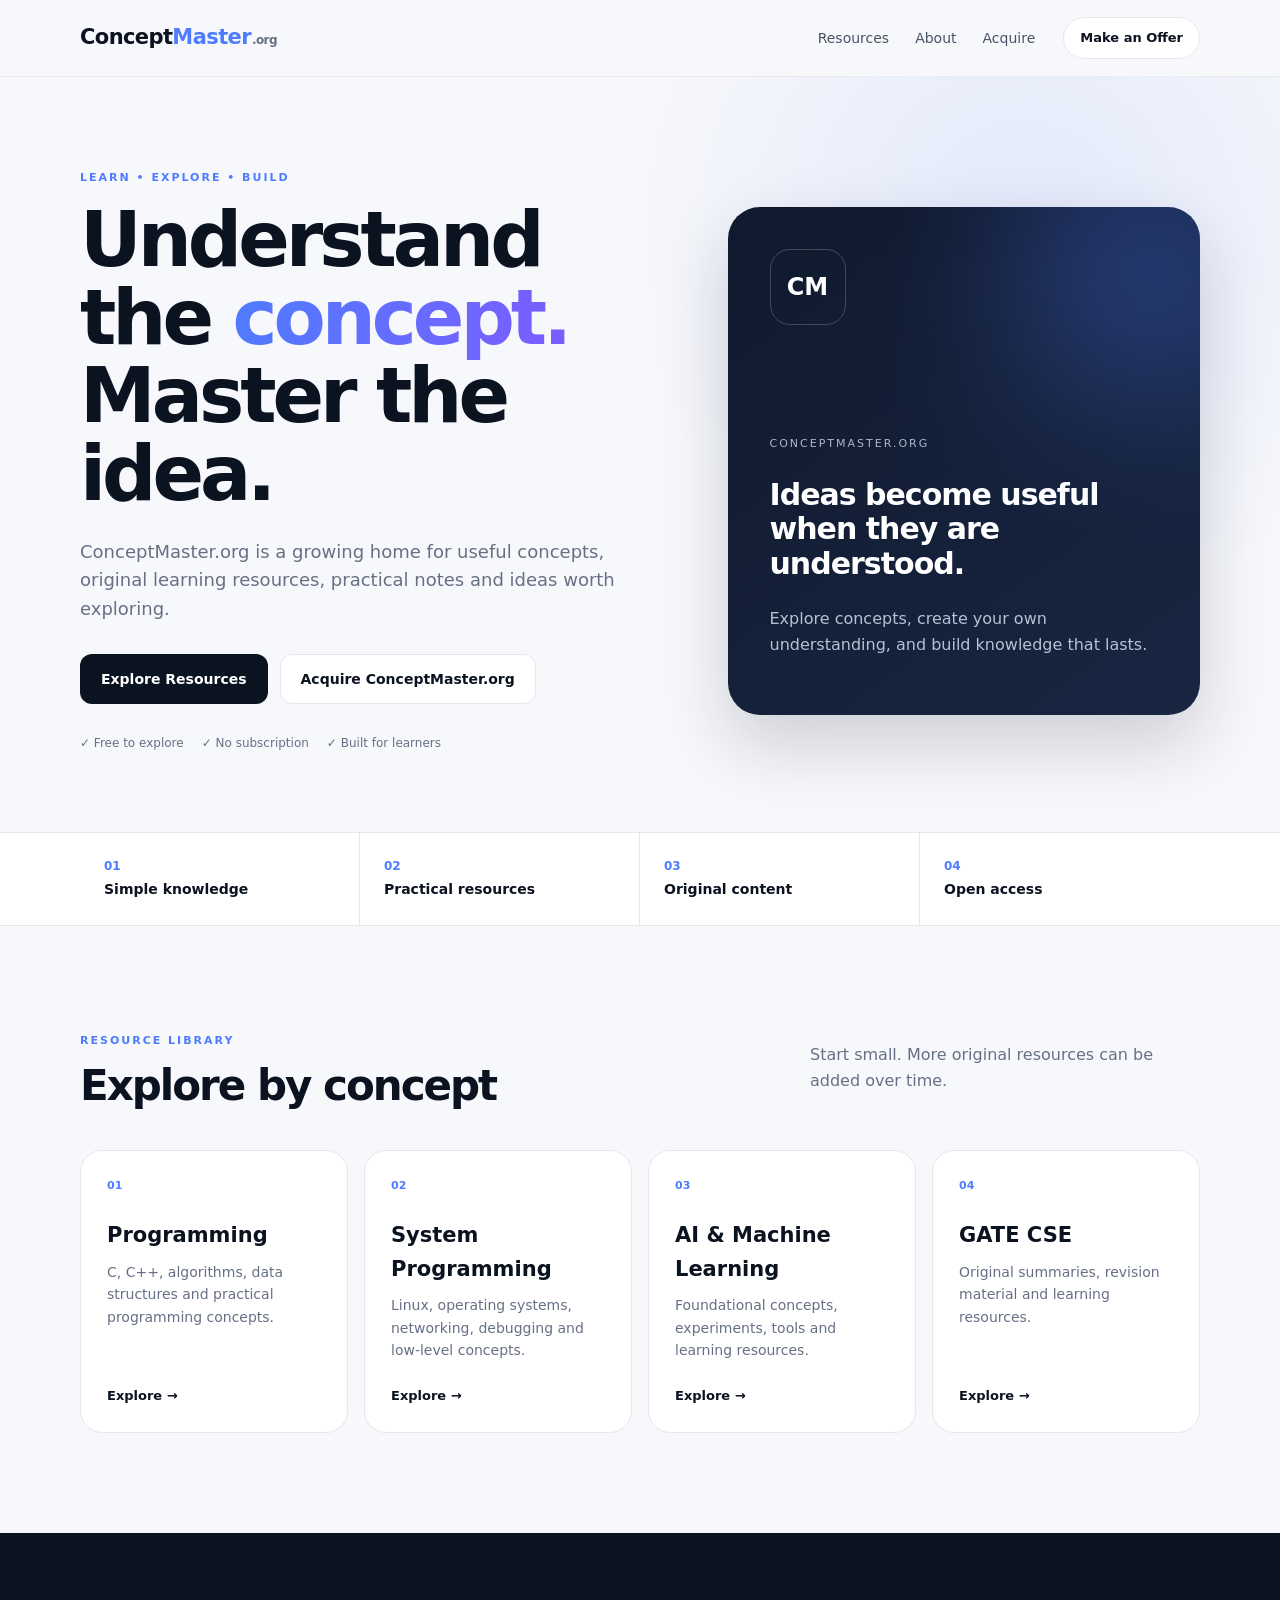
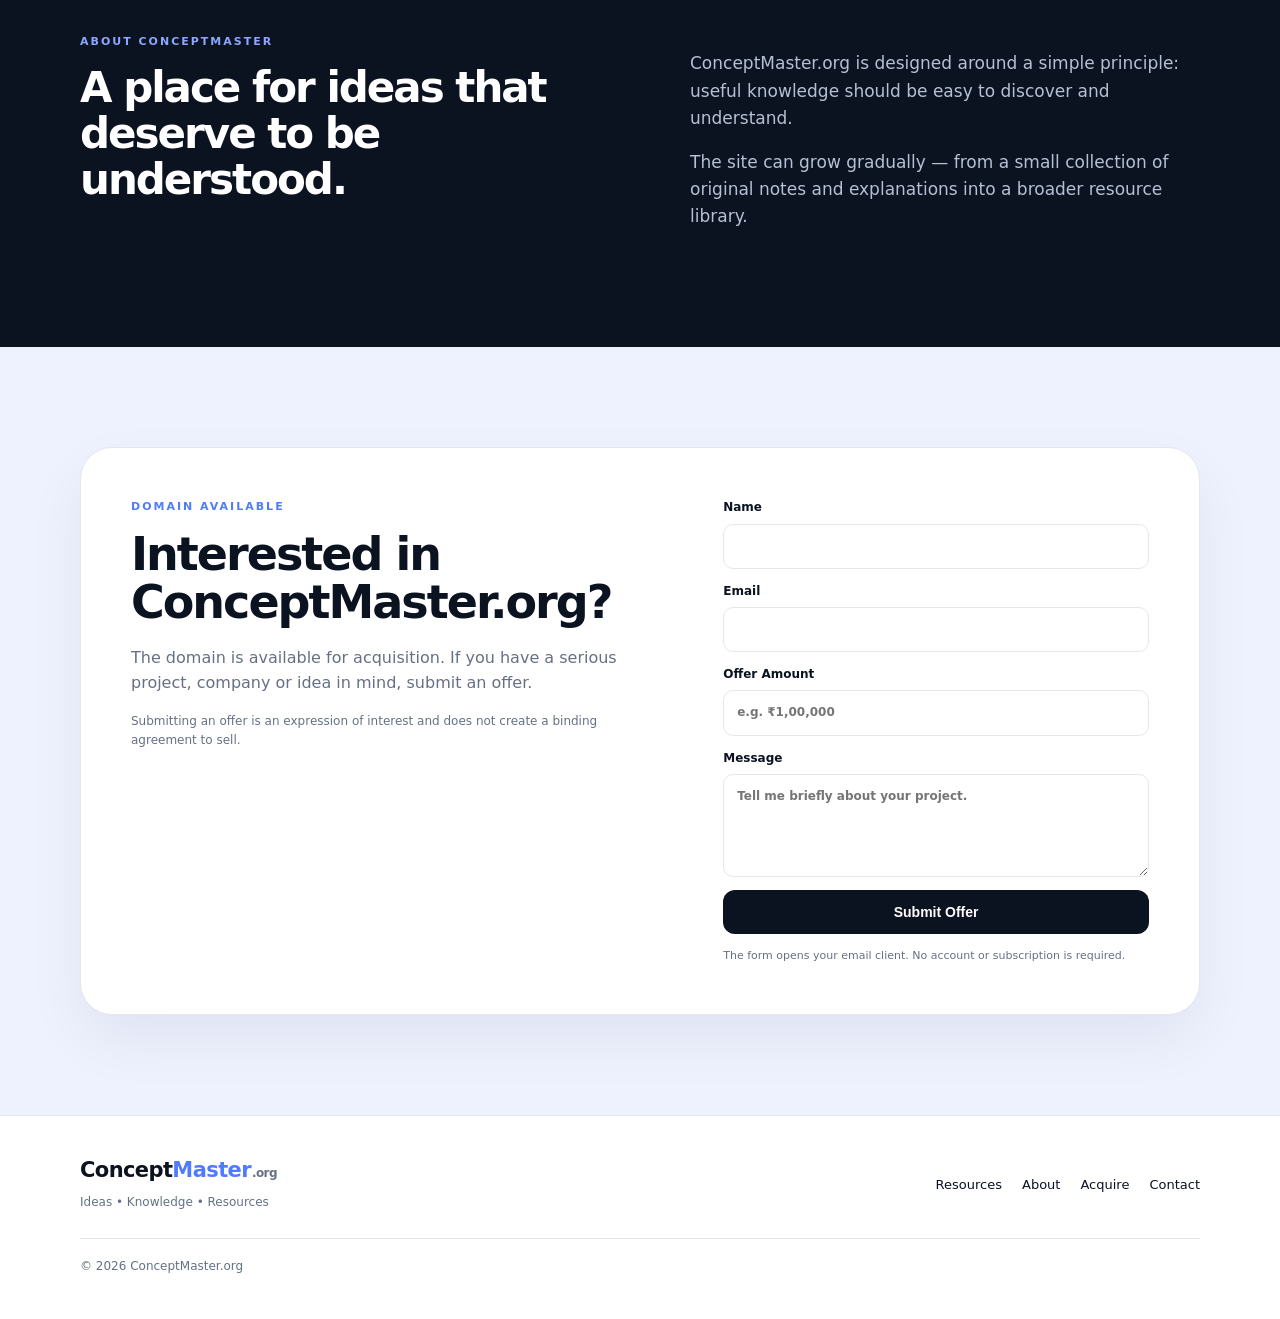
<file: index.html>
<!doctype html>
<html lang="en">
<head>
  <meta charset="utf-8">
  <meta name="viewport" content="width=device-width, initial-scale=1">
  <title>ConceptMaster.org — Ideas, Knowledge & Resources</title>
  <meta name="description" content="ConceptMaster.org — a growing collection of useful learning resources, concepts, notes and ideas. The domain is also available for acquisition.">
  <meta name="theme-color" content="#0b1220">
  <meta property="og:title" content="ConceptMaster.org">
  <meta property="og:description" content="Ideas, knowledge and useful resources — built around concepts that matter.">
  <meta property="og:type" content="website">
  <meta property="og:url" content="https://conceptmaster.org/">
  <link rel="icon" href="assets/favicon.svg" type="image/svg+xml">
  <link rel="stylesheet" href="css/style.css">
</head>
<body>
<header class="site-header">
  <div class="container nav">
    <a class="brand" href="#top">Concept<span>Master</span><small>.org</small></a>
    <nav>
      <a href="#resources">Resources</a>
      <a href="#about">About</a>
      <a href="#acquire">Acquire</a>
    </nav>
    <a class="nav-cta" href="#acquire">Make an Offer</a>
    <button class="menu" aria-label="Open menu" aria-expanded="false">☰</button>
  </div>
</header>

<main id="top">
  <section class="hero">
    <div class="container hero-grid">
      <div>
        <div class="eyebrow">LEARN • EXPLORE • BUILD</div>
        <h1>Understand the <span>concept.</span> Master the idea.</h1>
        <p class="hero-copy">ConceptMaster.org is a growing home for useful concepts, original learning resources, practical notes and ideas worth exploring.</p>
        <div class="actions">
          <a class="button primary" href="#resources">Explore Resources</a>
          <a class="button secondary" href="#acquire">Acquire ConceptMaster.org</a>
        </div>
        <div class="trust-line"><span>✓ Free to explore</span><span>✓ No subscription</span><span>✓ Built for learners</span></div>
      </div>
      <div class="hero-card">
        <div class="card-glow"></div>
        <div class="concept-mark">CM</div>
        <div class="hero-card-label">CONCEPTMASTER.ORG</div>
        <h2>Ideas become useful when they are understood.</h2>
        <p>Explore concepts, create your own understanding, and build knowledge that lasts.</p>
      </div>
    </div>
  </section>

  <section class="stats">
    <div class="container stat-grid">
      <div><strong>01</strong><span>Simple knowledge</span></div>
      <div><strong>02</strong><span>Practical resources</span></div>
      <div><strong>03</strong><span>Original content</span></div>
      <div><strong>04</strong><span>Open access</span></div>
    </div>
  </section>

  <section id="resources" class="section">
    <div class="container">
      <div class="section-heading">
        <div>
          <div class="eyebrow">RESOURCE LIBRARY</div>
          <h2>Explore by concept</h2>
        </div>
        <p>Start small. More original resources can be added over time.</p>
      </div>
      <div class="resource-grid">
        <a class="resource-card" href="resources/programming.html">
          <div class="icon">01</div><h3>Programming</h3>
          <p>C, C++, algorithms, data structures and practical programming concepts.</p><span>Explore →</span>
        </a>
        <a class="resource-card" href="resources/system-programming.html">
          <div class="icon">02</div><h3>System Programming</h3>
          <p>Linux, operating systems, networking, debugging and low-level concepts.</p><span>Explore →</span>
        </a>
        <a class="resource-card" href="resources/ai.html">
          <div class="icon">03</div><h3>AI & Machine Learning</h3>
          <p>Foundational concepts, experiments, tools and learning resources.</p><span>Explore →</span>
        </a>
        <a class="resource-card" href="resources/gate-cse.html">
          <div class="icon">04</div><h3>GATE CSE</h3>
          <p>Original summaries, revision material and learning resources.</p><span>Explore →</span>
        </a>
      </div>
    </div>
  </section>

  <section id="about" class="section dark-section">
    <div class="container two-col">
      <div>
        <div class="eyebrow">ABOUT CONCEPTMASTER</div>
        <h2>A place for ideas that deserve to be understood.</h2>
      </div>
      <div class="about-copy">
        <p>ConceptMaster.org is designed around a simple principle: useful knowledge should be easy to discover and understand.</p>
        <p>The site can grow gradually — from a small collection of original notes and explanations into a broader resource library.</p>
      </div>
    </div>
  </section>

  <section id="acquire" class="section acquisition">
    <div class="container acquisition-box">
      <div>
        <div class="eyebrow">DOMAIN AVAILABLE</div>
        <h2>Interested in ConceptMaster.org?</h2>
        <p>The domain is available for acquisition. If you have a serious project, company or idea in mind, submit an offer.</p>
        <p class="small">Submitting an offer is an expression of interest and does not create a binding agreement to sell.</p>
      </div>
      <form id="offerForm" class="offer-form">
        <label>Name<input id="name" name="name" required></label>
        <label>Email<input id="email" name="email" type="email" required></label>
        <label>Offer Amount<input id="amount" name="amount" placeholder="e.g. ₹1,00,000"></label>
        <label>Message<textarea id="message" name="message" rows="4" placeholder="Tell me briefly about your project."></textarea></label>
        <button class="button primary full" type="submit">Submit Offer</button>
        <p class="form-note">The form opens your email client. No account or subscription is required.</p>
      </form>
    </div>
  </section>
</main>

<footer>
  <div class="container footer">
    <div><a class="brand" href="#top">Concept<span>Master</span><small>.org</small></a><p>Ideas • Knowledge • Resources</p></div>
    <div class="footer-links"><a href="#resources">Resources</a><a href="#about">About</a><a href="#acquire">Acquire</a><a href="mailto:YOUR_EMAIL@example.com">Contact</a></div>
    <p class="copyright">© 2026 ConceptMaster.org</p>
  </div>
</footer>

<script src="js/script.js"></script>
</body>
</html>
</file>
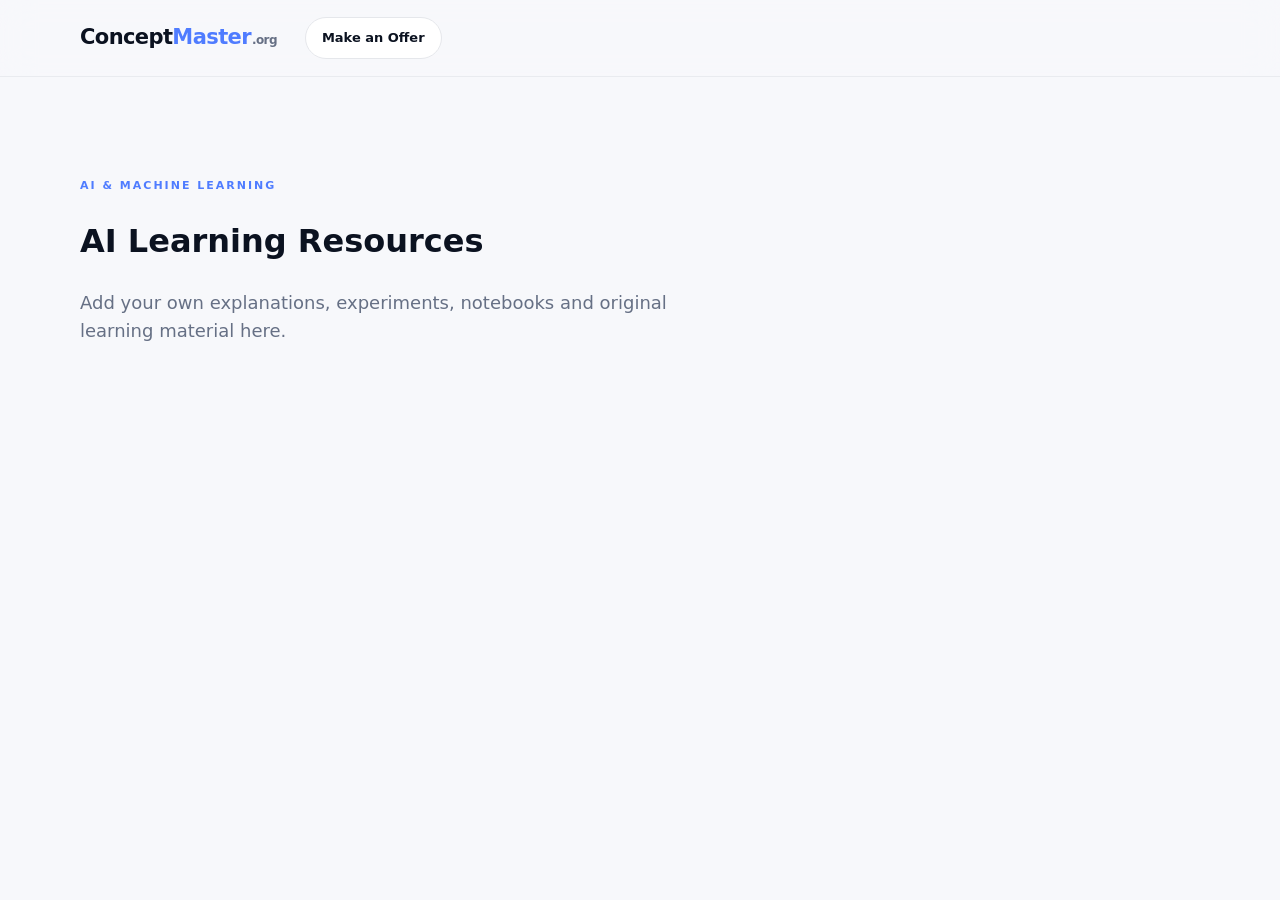
<file: resources/ai.html>
<!doctype html><html lang="en"><head><meta charset="utf-8"><meta name="viewport" content="width=device-width,initial-scale=1"><title>AI & Machine Learning | ConceptMaster.org</title><link rel="stylesheet" href="../css/style.css"></head><body><header class="site-header"><div class="container nav"><a class="brand" href="../">Concept<span>Master</span><small>.org</small></a><a class="nav-cta" href="../#acquire">Make an Offer</a></div></header><main class="section"><div class="container"><div class="eyebrow">AI & MACHINE LEARNING</div><h1>AI Learning Resources</h1><p class="hero-copy">Add your own explanations, experiments, notebooks and original learning material here.</p></div></main></body></html>
</file>
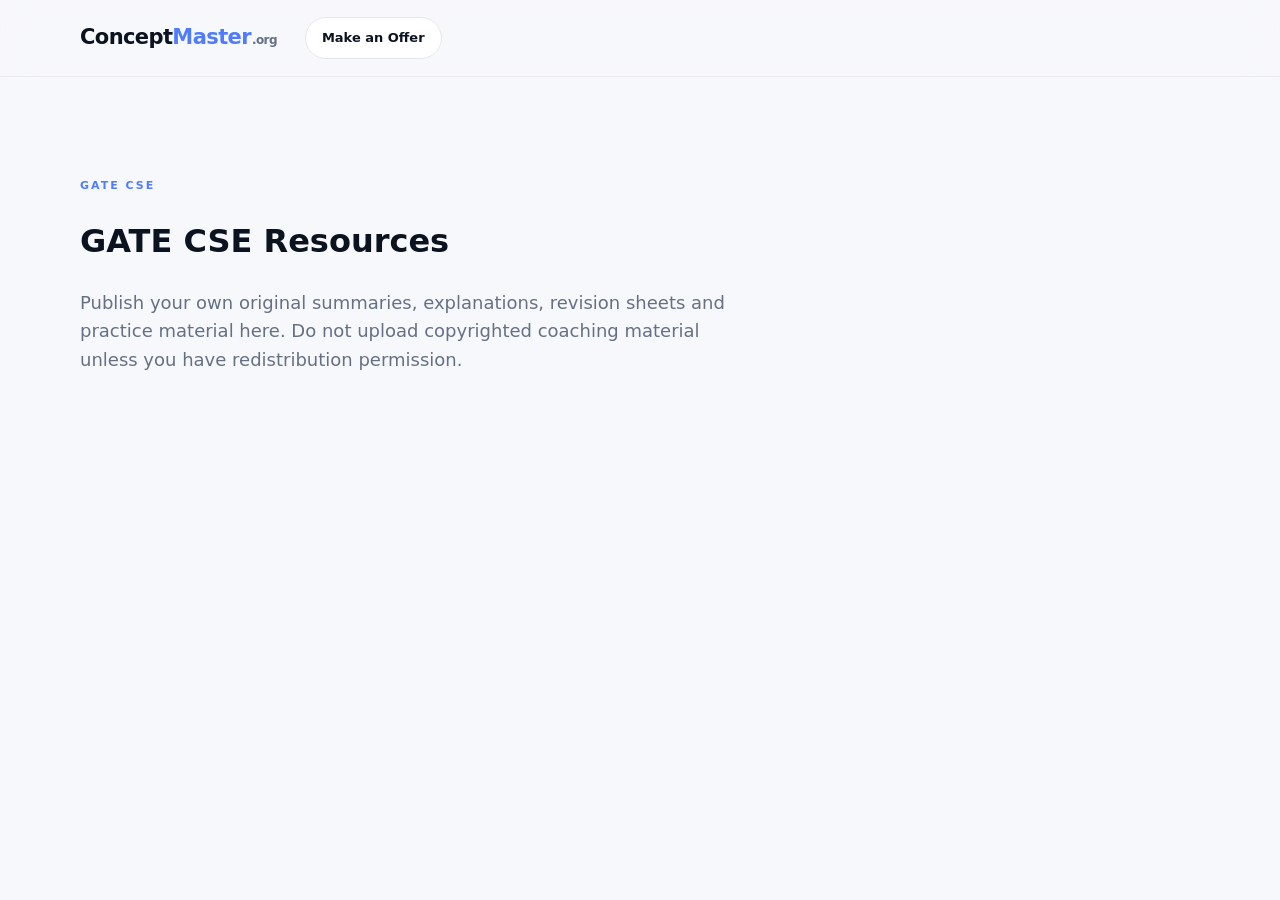
<file: resources/gate-cse.html>
<!doctype html><html lang="en"><head><meta charset="utf-8"><meta name="viewport" content="width=device-width,initial-scale=1"><title>GATE CSE | ConceptMaster.org</title><link rel="stylesheet" href="../css/style.css"></head><body><header class="site-header"><div class="container nav"><a class="brand" href="../">Concept<span>Master</span><small>.org</small></a><a class="nav-cta" href="../#acquire">Make an Offer</a></div></header><main class="section"><div class="container"><div class="eyebrow">GATE CSE</div><h1>GATE CSE Resources</h1><p class="hero-copy">Publish your own original summaries, explanations, revision sheets and practice material here. Do not upload copyrighted coaching material unless you have redistribution permission.</p></div></main></body></html>
</file>
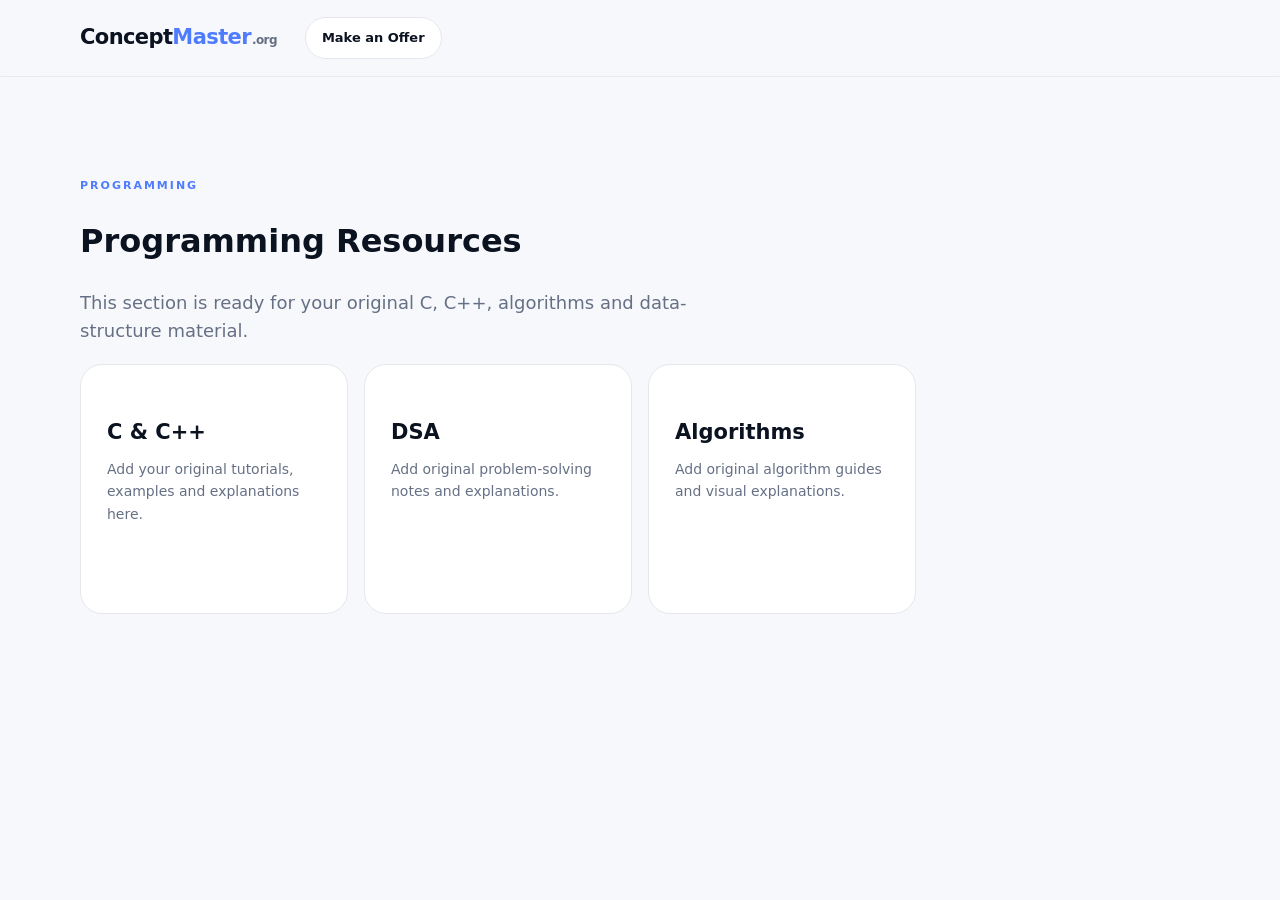
<file: resources/programming.html>
<!doctype html><html lang="en"><head><meta charset="utf-8"><meta name="viewport" content="width=device-width,initial-scale=1"><title>Programming | ConceptMaster.org</title><link rel="stylesheet" href="../css/style.css"></head><body><header class="site-header"><div class="container nav"><a class="brand" href="../">Concept<span>Master</span><small>.org</small></a><a class="nav-cta" href="../#acquire">Make an Offer</a></div></header><main class="section"><div class="container"><div class="eyebrow">PROGRAMMING</div><h1>Programming Resources</h1><p class="hero-copy">This section is ready for your original C, C++, algorithms and data-structure material.</p><div class="resource-grid"><div class="resource-card"><h3>C & C++</h3><p>Add your original tutorials, examples and explanations here.</p></div><div class="resource-card"><h3>DSA</h3><p>Add original problem-solving notes and explanations.</p></div><div class="resource-card"><h3>Algorithms</h3><p>Add original algorithm guides and visual explanations.</p></div></div></div></main></body></html>
</file>
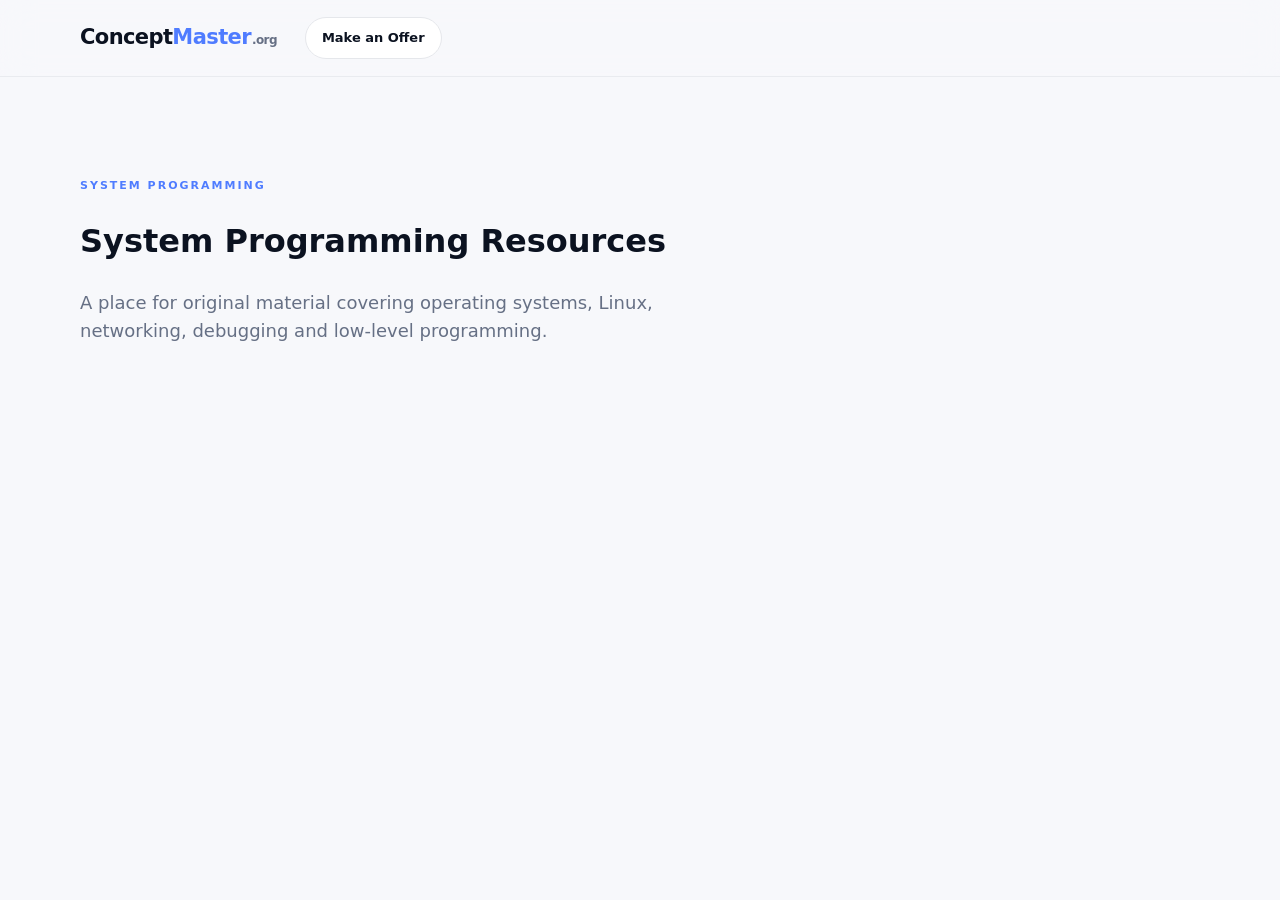
<file: resources/system-programming.html>
<!doctype html><html lang="en"><head><meta charset="utf-8"><meta name="viewport" content="width=device-width,initial-scale=1"><title>System Programming | ConceptMaster.org</title><link rel="stylesheet" href="../css/style.css"></head><body><header class="site-header"><div class="container nav"><a class="brand" href="../">Concept<span>Master</span><small>.org</small></a><a class="nav-cta" href="../#acquire">Make an Offer</a></div></header><main class="section"><div class="container"><div class="eyebrow">SYSTEM PROGRAMMING</div><h1>System Programming Resources</h1><p class="hero-copy">A place for original material covering operating systems, Linux, networking, debugging and low-level programming.</p></div></main></body></html>
</file>
<file: css/style.css>
:root{
  --bg:#f7f8fb;--surface:#fff;--ink:#0b1220;--muted:#667085;--line:#e5e7eb;
  --accent:#4f7cff;--accent2:#7c5cff;--dark:#0b1220;--radius:22px;
}
*{box-sizing:border-box}html{scroll-behavior:smooth}body{margin:0;font-family:Inter,ui-sans-serif,system-ui,-apple-system,BlinkMacSystemFont,"Segoe UI",sans-serif;color:var(--ink);background:var(--bg);line-height:1.6}a{text-decoration:none;color:inherit}
.container{width:min(1120px,92%);margin:auto}.site-header{position:sticky;top:0;z-index:20;background:rgba(247,248,251,.88);backdrop-filter:blur(16px);border-bottom:1px solid rgba(229,231,235,.75)}
.nav{height:76px;display:flex;align-items:center;gap:28px}.brand{font-weight:800;font-size:21px;letter-spacing:-.6px}.brand span{color:var(--accent)}.brand small{font-size:12px;color:var(--muted);margin-left:1px}.nav nav{display:flex;gap:26px;margin-left:auto}.nav nav a{font-size:14px;color:#475467}.nav nav a:hover{color:var(--ink)}.nav-cta{padding:10px 16px;border:1px solid var(--line);border-radius:999px;font-size:13px;font-weight:700;background:#fff}.menu{display:none;border:0;background:none;font-size:24px}
.hero{padding:92px 0 78px;background:radial-gradient(circle at 80% 20%,rgba(79,124,255,.12),transparent 34%),var(--bg)}.hero-grid{display:grid;grid-template-columns:1.1fr .9fr;gap:70px;align-items:center}.eyebrow{font-size:11px;font-weight:800;letter-spacing:2px;color:var(--accent);margin-bottom:14px}.hero h1{font-size:clamp(46px,6vw,76px);line-height:1.03;letter-spacing:-4px;margin:0 0 24px}.hero h1 span{background:linear-gradient(100deg,var(--accent),var(--accent2));-webkit-background-clip:text;background-clip:text;color:transparent}.hero-copy{font-size:18px;color:var(--muted);max-width:650px}.actions{display:flex;flex-wrap:wrap;gap:12px;margin:30px 0}.button{display:inline-flex;align-items:center;justify-content:center;padding:13px 20px;border-radius:12px;font-weight:750;font-size:14px;border:1px solid transparent;cursor:pointer}.primary{background:var(--ink);color:#fff}.primary:hover{transform:translateY(-1px)}.secondary{background:#fff;border-color:var(--line)}.trust-line{display:flex;flex-wrap:wrap;gap:18px;color:#667085;font-size:12px}.hero-card{min-height:420px;border-radius:32px;background:linear-gradient(145deg,#10192d,#182642);color:white;padding:42px;position:relative;overflow:hidden;box-shadow:0 30px 70px rgba(15,23,42,.18)}.card-glow{position:absolute;width:260px;height:260px;background:#4f7cff;filter:blur(80px);opacity:.3;right:-80px;top:-70px}.concept-mark{width:76px;height:76px;border:1px solid rgba(255,255,255,.2);border-radius:20px;display:grid;place-items:center;font-weight:900;font-size:24px;position:relative}.hero-card-label{font-size:11px;letter-spacing:2px;color:#aab6ca;margin-top:110px}.hero-card h2{font-size:30px;line-height:1.15;letter-spacing:-1px;max-width:420px}.hero-card p{color:#b6c1d3;max-width:420px}
.stats{background:#fff;border-block:1px solid var(--line)}.stat-grid{display:grid;grid-template-columns:repeat(4,1fr)}.stat-grid div{padding:24px;border-right:1px solid var(--line)}.stat-grid div:last-child{border-right:0}.stat-grid strong{display:block;font-size:12px;color:var(--accent)}.stat-grid span{font-weight:650;font-size:14px}
.section{padding:100px 0}.section-heading{display:flex;justify-content:space-between;gap:30px;align-items:end;margin-bottom:40px}.section h2{font-size:42px;line-height:1.1;letter-spacing:-2px;margin:0}.section-heading p{color:var(--muted);max-width:390px}.resource-grid{display:grid;grid-template-columns:repeat(4,1fr);gap:16px}.resource-card{background:#fff;border:1px solid var(--line);border-radius:var(--radius);padding:26px;min-height:250px;display:flex;flex-direction:column;transition:.2s}.resource-card:hover{transform:translateY(-4px);box-shadow:0 18px 40px rgba(15,23,42,.08)}.resource-card .icon{font-size:11px;font-weight:800;color:var(--accent)}.resource-card h3{font-size:21px;margin:25px 0 8px}.resource-card p{color:var(--muted);font-size:14px;margin:0}.resource-card span{margin-top:auto;padding-top:24px;font-size:13px;font-weight:800}
.dark-section{background:var(--dark);color:#fff}.two-col{display:grid;grid-template-columns:1fr 1fr;gap:100px}.dark-section .eyebrow{color:#8ca7ff}.about-copy{color:#b5c0d2;font-size:17px}.acquisition{background:#eef2ff}.acquisition-box{background:#fff;border:1px solid var(--line);border-radius:32px;padding:50px;display:grid;grid-template-columns:1fr .8fr;gap:60px;box-shadow:0 25px 60px rgba(15,23,42,.06)}.acquisition h2{font-size:46px;letter-spacing:-2px;line-height:1.05;margin:0 0 18px}.acquisition p{color:var(--muted);max-width:560px}.small{font-size:12px!important}.offer-form{display:grid;gap:13px}.offer-form label{font-size:12px;font-weight:750}.offer-form input,.offer-form textarea{display:block;width:100%;margin-top:6px;border:1px solid var(--line);border-radius:10px;padding:12px 13px;font:inherit;background:#fff}.offer-form input:focus,.offer-form textarea:focus{outline:2px solid rgba(79,124,255,.18);border-color:var(--accent)}.full{width:100%}.form-note{font-size:11px!important;margin:0}
footer{background:#fff;border-top:1px solid var(--line)}.footer{padding:38px 0;display:grid;grid-template-columns:1fr auto;gap:16px}.footer p{margin:5px 0;color:var(--muted);font-size:12px}.footer-links{display:flex;gap:20px;font-size:13px;align-items:center}.copyright{grid-column:1/-1;border-top:1px solid var(--line);padding-top:18px}
@media(max-width:850px){.nav nav,.nav-cta{display:none}.menu{display:block;margin-left:auto}.hero-grid,.two-col,.acquisition-box{grid-template-columns:1fr}.hero{padding:65px 0}.hero h1{letter-spacing:-2.5px}.hero-card{min-height:330px}.hero-card-label{margin-top:70px}.resource-grid{grid-template-columns:1fr 1fr}.stat-grid{grid-template-columns:1fr 1fr}.stat-grid div:nth-child(2){border-right:0}.stat-grid div{border-bottom:1px solid var(--line)}.section-heading{display:block}.section h2{font-size:36px}.acquisition-box{padding:30px}.acquisition h2{font-size:38px}}
@media(max-width:520px){.resource-grid{grid-template-columns:1fr}.hero h1{font-size:45px}.actions .button{width:100%}.footer{display:block}.footer-links{margin:22px 0;flex-wrap:wrap}.hero-card{padding:30px}.trust-line{display:grid;gap:6px}}
</file>
